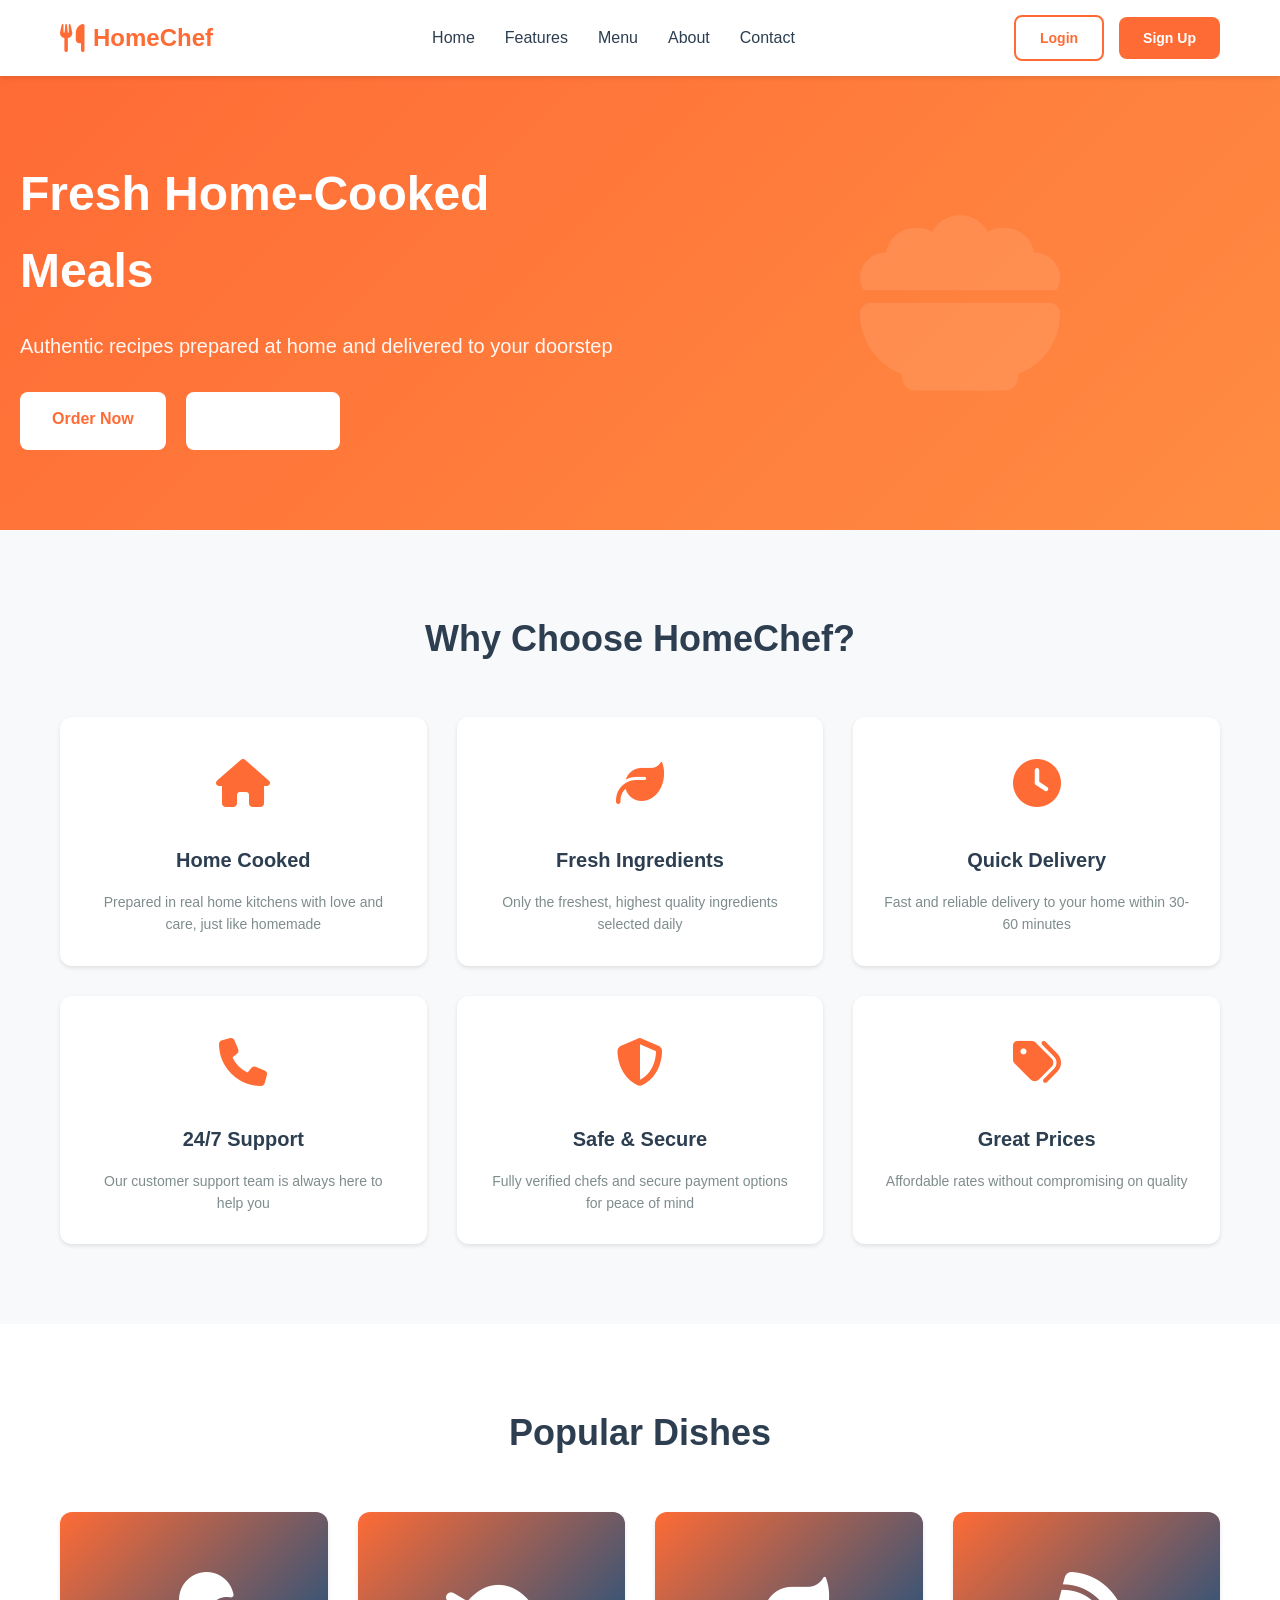
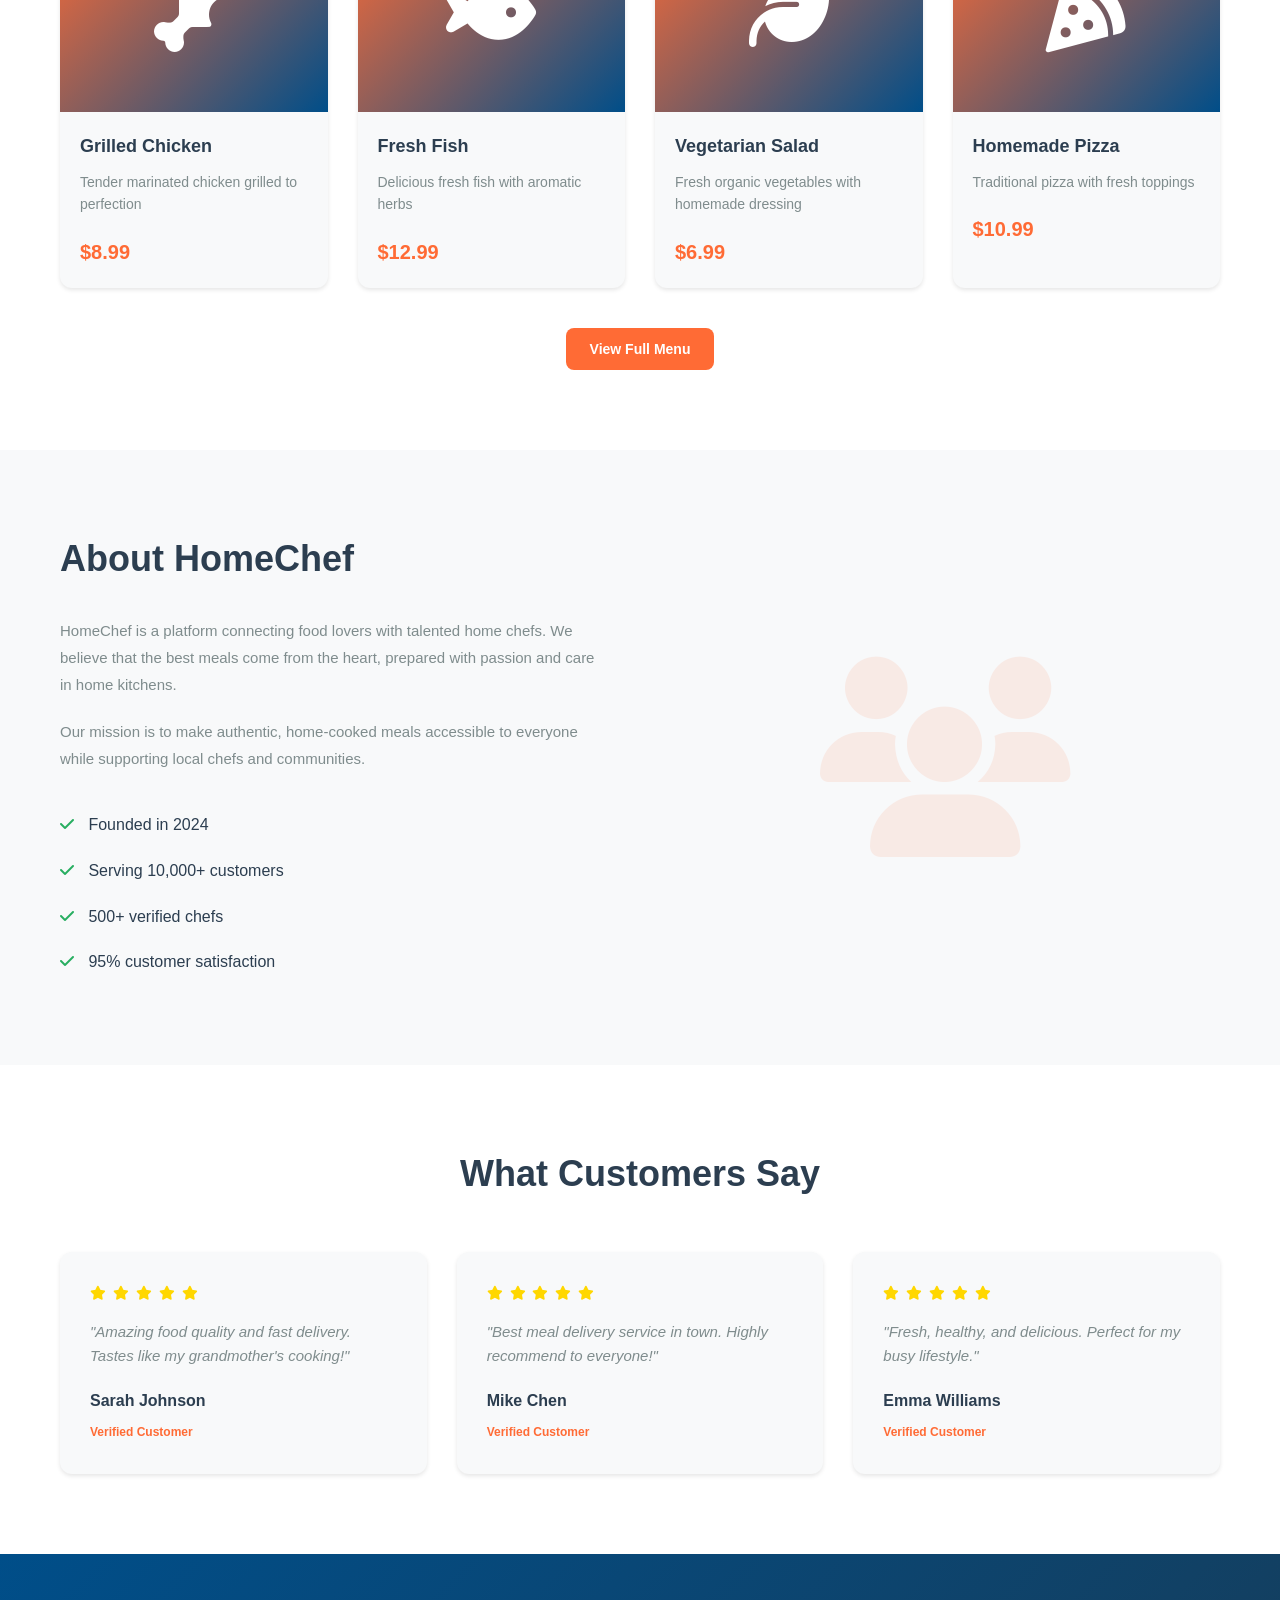
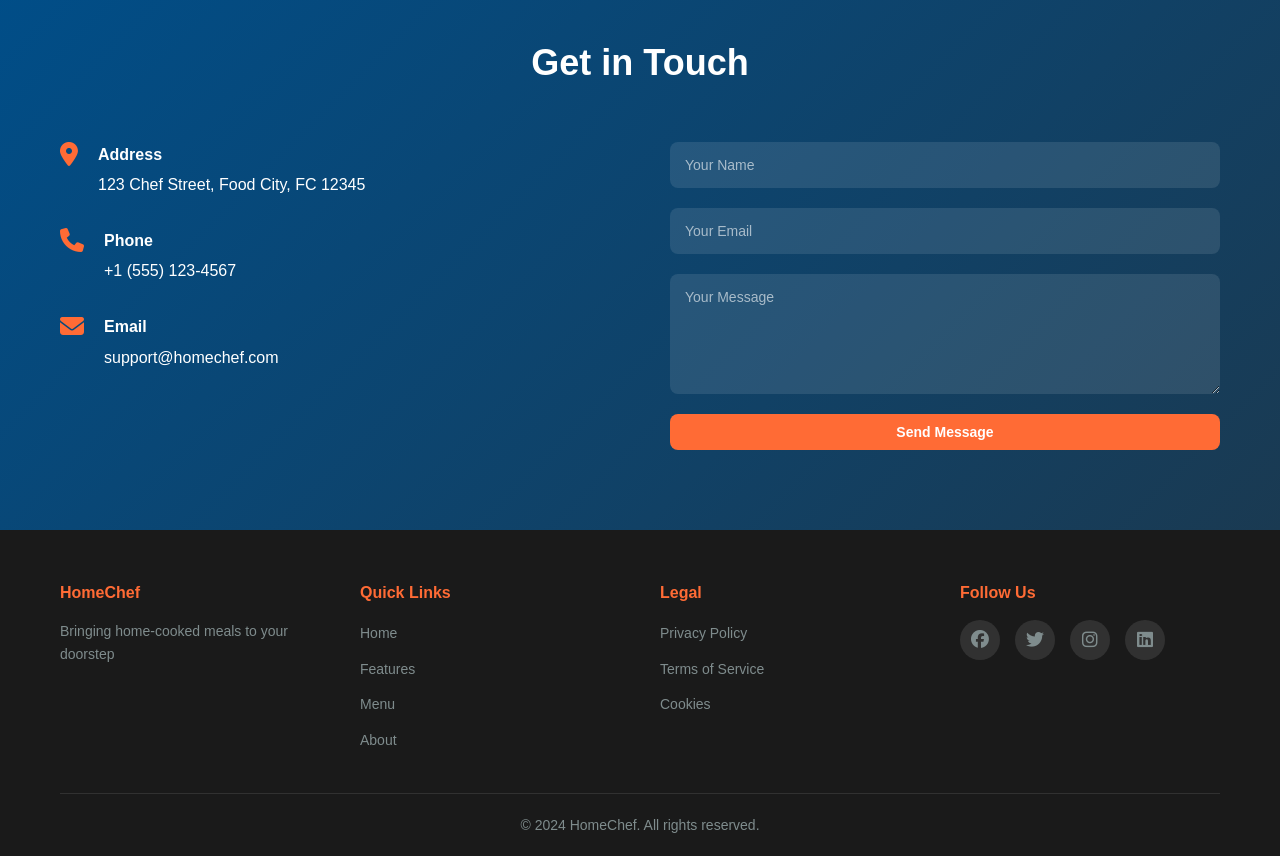
<file: HomeChef.UI/index.html>
<!DOCTYPE html>
<html lang="en">
<head>
    <meta charset="UTF-8">
    <meta name="viewport" content="width=device-width, initial-scale=1.0">
    <title>HomeChef - Cook at Home, Delivered Fresh</title>
    <link rel="stylesheet" href="styles.css">
    <link rel="stylesheet" href="https://cdnjs.cloudflare.com/ajax/libs/font-awesome/6.4.0/css/all.min.css">
</head>
<body>
    <!-- Navigation Bar -->
    <nav class="navbar">
        <div class="container">
            <div class="nav-wrapper">
                <div class="logo">
                    <i class="fas fa-utensils"></i>
                    <span>HomeChef</span>
                </div>
                <ul class="nav-menu">
                    <li><a href="#home">Home</a></li>
                    <li><a href="#features">Features</a></li>
                    <li><a href="#menu">Menu</a></li>
                    <li><a href="#about">About</a></li>
                    <li><a href="#contact">Contact</a></li>
                </ul>
                <div class="nav-actions">
                    <a href="login.html" class="btn-secondary">Login</a>
                    <a href="register.html" class="btn-primary">Sign Up</a>
                </div>
                <div class="hamburger">
                    <span></span>
                    <span></span>
                    <span></span>
                </div>
            </div>
        </div>
    </nav>

    <!-- Hero Section -->
    <section id="home" class="hero">
        <div class="hero-content">
            <h1>Fresh Home-Cooked Meals</h1>
            <p>Authentic recipes prepared at home and delivered to your doorstep</p>
            <div class="hero-buttons">
                <a href="register.html" class="btn-primary btn-large">Order Now</a>
                <a href="#features" class="btn-secondary btn-large">Learn More</a>
            </div>
        </div>
        <div class="hero-image">
            <i class="fas fa-bowl-food"></i>
        </div>
    </section>

    <!-- Features Section -->
    <section id="features" class="features">
        <div class="container">
            <h2>Why Choose HomeChef?</h2>
            <div class="features-grid">
                <div class="feature-card">
                    <div class="feature-icon">
                        <i class="fas fa-home"></i>
                    </div>
                    <h3>Home Cooked</h3>
                    <p>Prepared in real home kitchens with love and care, just like homemade</p>
                </div>

                <div class="feature-card">
                    <div class="feature-icon">
                        <i class="fas fa-leaf"></i>
                    </div>
                    <h3>Fresh Ingredients</h3>
                    <p>Only the freshest, highest quality ingredients selected daily</p>
                </div>

                <div class="feature-card">
                    <div class="feature-icon">
                        <i class="fas fa-clock"></i>
                    </div>
                    <h3>Quick Delivery</h3>
                    <p>Fast and reliable delivery to your home within 30-60 minutes</p>
                </div>

                <div class="feature-card">
                    <div class="feature-icon">
                        <i class="fas fa-phone"></i>
                    </div>
                    <h3>24/7 Support</h3>
                    <p>Our customer support team is always here to help you</p>
                </div>

                <div class="feature-card">
                    <div class="feature-icon">
                        <i class="fas fa-shield-alt"></i>
                    </div>
                    <h3>Safe & Secure</h3>
                    <p>Fully verified chefs and secure payment options for peace of mind</p>
                </div>

                <div class="feature-card">
                    <div class="feature-icon">
                        <i class="fas fa-tags"></i>
                    </div>
                    <h3>Great Prices</h3>
                    <p>Affordable rates without compromising on quality</p>
                </div>
            </div>
        </div>
    </section>

    <!-- Menu Preview Section -->
    <section id="menu" class="menu-preview">
        <div class="container">
            <h2>Popular Dishes</h2>
            <div class="menu-grid">
                <div class="menu-card">
                    <div class="menu-image">
                        <i class="fas fa-drumstick-bite"></i>
                    </div>
                    <h3>Grilled Chicken</h3>
                    <p>Tender marinated chicken grilled to perfection</p>
                    <span class="price">$8.99</span>
                </div>

                <div class="menu-card">
                    <div class="menu-image">
                        <i class="fas fa-fish"></i>
                    </div>
                    <h3>Fresh Fish</h3>
                    <p>Delicious fresh fish with aromatic herbs</p>
                    <span class="price">$12.99</span>
                </div>

                <div class="menu-card">
                    <div class="menu-image">
                        <i class="fas fa-leaf"></i>
                    </div>
                    <h3>Vegetarian Salad</h3>
                    <p>Fresh organic vegetables with homemade dressing</p>
                    <span class="price">$6.99</span>
                </div>

                <div class="menu-card">
                    <div class="menu-image">
                        <i class="fas fa-pizza-slice"></i>
                    </div>
                    <h3>Homemade Pizza</h3>
                    <p>Traditional pizza with fresh toppings</p>
                    <span class="price">$10.99</span>
                </div>
            </div>
            <div class="menu-footer">
                <a href="menu.html" class="btn-primary">View Full Menu</a>
            </div>
        </div>
    </section>

    <!-- About Section -->
    <section id="about" class="about">
        <div class="container">
            <div class="about-content">
                <div class="about-text">
                    <h2>About HomeChef</h2>
                    <p>HomeChef is a platform connecting food lovers with talented home chefs. We believe that the best meals come from the heart, prepared with passion and care in home kitchens.</p>
                    <p>Our mission is to make authentic, home-cooked meals accessible to everyone while supporting local chefs and communities.</p>
                    <ul class="about-list">
                        <li><i class="fas fa-check"></i> Founded in 2024</li>
                        <li><i class="fas fa-check"></i> Serving 10,000+ customers</li>
                        <li><i class="fas fa-check"></i> 500+ verified chefs</li>
                        <li><i class="fas fa-check"></i> 95% customer satisfaction</li>
                    </ul>
                </div>
                <div class="about-image">
                    <i class="fas fa-users"></i>
                </div>
            </div>
        </div>
    </section>

    <!-- Testimonials Section -->
    <section class="testimonials">
        <div class="container">
            <h2>What Customers Say</h2>
            <div class="testimonials-grid">
                <div class="testimonial-card">
                    <div class="stars">
                        <i class="fas fa-star"></i>
                        <i class="fas fa-star"></i>
                        <i class="fas fa-star"></i>
                        <i class="fas fa-star"></i>
                        <i class="fas fa-star"></i>
                    </div>
                    <p>"Amazing food quality and fast delivery. Tastes like my grandmother's cooking!"</p>
                    <div class="testimonial-author">
                        <strong>Sarah Johnson</strong>
                        <span>Verified Customer</span>
                    </div>
                </div>

                <div class="testimonial-card">
                    <div class="stars">
                        <i class="fas fa-star"></i>
                        <i class="fas fa-star"></i>
                        <i class="fas fa-star"></i>
                        <i class="fas fa-star"></i>
                        <i class="fas fa-star"></i>
                    </div>
                    <p>"Best meal delivery service in town. Highly recommend to everyone!"</p>
                    <div class="testimonial-author">
                        <strong>Mike Chen</strong>
                        <span>Verified Customer</span>
                    </div>
                </div>

                <div class="testimonial-card">
                    <div class="stars">
                        <i class="fas fa-star"></i>
                        <i class="fas fa-star"></i>
                        <i class="fas fa-star"></i>
                        <i class="fas fa-star"></i>
                        <i class="fas fa-star"></i>
                    </div>
                    <p>"Fresh, healthy, and delicious. Perfect for my busy lifestyle."</p>
                    <div class="testimonial-author">
                        <strong>Emma Williams</strong>
                        <span>Verified Customer</span>
                    </div>
                </div>
            </div>
        </div>
    </section>

    <!-- Contact Section -->
    <section id="contact" class="contact">
        <div class="container">
            <h2>Get in Touch</h2>
            <div class="contact-content">
                <div class="contact-info">
                    <div class="contact-item">
                        <i class="fas fa-map-marker-alt"></i>
                        <div>
                            <h4>Address</h4>
                            <p>123 Chef Street, Food City, FC 12345</p>
                        </div>
                    </div>
                    <div class="contact-item">
                        <i class="fas fa-phone"></i>
                        <div>
                            <h4>Phone</h4>
                            <p>+1 (555) 123-4567</p>
                        </div>
                    </div>
                    <div class="contact-item">
                        <i class="fas fa-envelope"></i>
                        <div>
                            <h4>Email</h4>
                            <p>support@homechef.com</p>
                        </div>
                    </div>
                </div>

                <form class="contact-form" id="contactForm">
                    <input type="text" placeholder="Your Name" required>
                    <input type="email" placeholder="Your Email" required>
                    <textarea placeholder="Your Message" rows="5" required></textarea>
                    <button type="submit" class="btn-primary">Send Message</button>
                </form>
            </div>
        </div>
    </section>

    <!-- Footer -->
    <footer class="footer">
        <div class="container">
            <div class="footer-content">
                <div class="footer-section">
                    <h4>HomeChef</h4>
                    <p>Bringing home-cooked meals to your doorstep</p>
                </div>
                <div class="footer-section">
                    <h4>Quick Links</h4>
                    <ul>
                        <li><a href="#home">Home</a></li>
                        <li><a href="#features">Features</a></li>
                        <li><a href="#menu">Menu</a></li>
                        <li><a href="#about">About</a></li>
                    </ul>
                </div>
                <div class="footer-section">
                    <h4>Legal</h4>
                    <ul>
                        <li><a href="#">Privacy Policy</a></li>
                        <li><a href="#">Terms of Service</a></li>
                        <li><a href="#">Cookies</a></li>
                    </ul>
                </div>
                <div class="footer-section">
                    <h4>Follow Us</h4>
                    <div class="social-links">
                        <a href="#"><i class="fab fa-facebook"></i></a>
                        <a href="#"><i class="fab fa-twitter"></i></a>
                        <a href="#"><i class="fab fa-instagram"></i></a>
                        <a href="#"><i class="fab fa-linkedin"></i></a>
                    </div>
                </div>
            </div>
            <div class="footer-bottom">
                <p>&copy; 2024 HomeChef. All rights reserved.</p>
            </div>
        </div>
    </footer>

    <script src="script.js"></script>
</body>
</html>
</file>
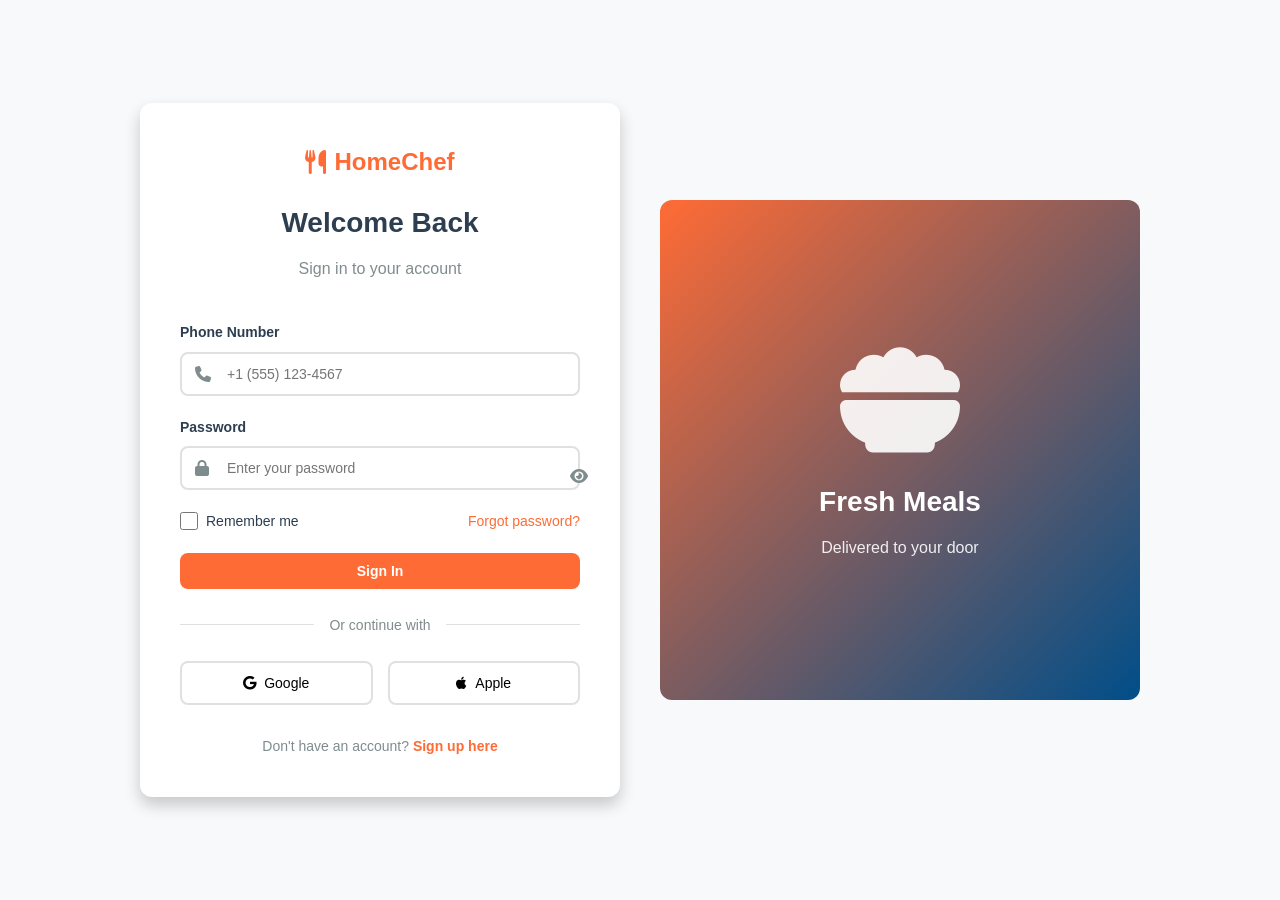
<file: HomeChef.UI/login.html>
<!DOCTYPE html>
<html lang="en">
<head>
    <meta charset="UTF-8">
    <meta name="viewport" content="width=device-width, initial-scale=1.0">
    <title>Login - HomeChef</title>
    <link rel="stylesheet" href="styles.css">
    <link rel="stylesheet" href="https://cdnjs.cloudflare.com/ajax/libs/font-awesome/6.4.0/css/all.min.css">
</head>
<body class="auth-page">
    <div class="auth-container">
        <div class="auth-card">
            <div class="auth-header">
                <a href="index.html" class="logo-link">
                    <i class="fas fa-utensils"></i>
                    <span>HomeChef</span>
                </a>
                <h1>Welcome Back</h1>
                <p>Sign in to your account</p>
            </div>

            <form class="auth-form" id="loginForm">
                <div class="form-group">
                    <label for="phone">Phone Number</label>
                    <div class="input-wrapper">
                        <i class="fas fa-phone"></i>
                        <input 
                            type="tel" 
                            id="phone" 
                            name="phone"
                            placeholder="+1 (555) 123-4567"
                            required
                        >
                    </div>
                    <small class="error-message" id="phoneError"></small>
                </div>

                <div class="form-group">
                    <label for="password">Password</label>
                    <div class="input-wrapper">
                        <i class="fas fa-lock"></i>
                        <input 
                            type="password" 
                            id="password" 
                            name="password"
                            placeholder="Enter your password"
                            required
                        >
                        <button type="button" class="toggle-password" id="togglePassword">
                            <i class="fas fa-eye"></i>
                        </button>
                    </div>
                    <small class="error-message" id="passwordError"></small>
                </div>

                <div class="form-options">
                    <label class="checkbox">
                        <input type="checkbox" name="remember">
                        <span>Remember me</span>
                    </label>
                    <a href="forgot-password.html" class="link">Forgot password?</a>
                </div>

                <button type="submit" class="btn-primary btn-block" id="loginBtn">
                    <span class="btn-text">Sign In</span>
                    <span class="btn-loader hidden">
                        <i class="fas fa-spinner fa-spin"></i>
                    </span>
                </button>

                <div class="form-divider">
                    <span>Or continue with</span>
                </div>

                <div class="social-login">
                    <button type="button" class="social-btn google-btn">
                        <i class="fab fa-google"></i>
                        <span>Google</span>
                    </button>
                    <button type="button" class="social-btn apple-btn">
                        <i class="fab fa-apple"></i>
                        <span>Apple</span>
                    </button>
                </div>

                <div class="alert alert-info hidden" id="loginMessage"></div>
            </form>

            <div class="auth-footer">
                <p>Don't have an account? <a href="register.html">Sign up here</a></p>
            </div>
        </div>

        <div class="auth-image">
            <div class="image-content">
                <i class="fas fa-bowl-food"></i>
                <h2>Fresh Meals</h2>
                <p>Delivered to your door</p>
            </div>
        </div>
    </div>

    <script src="auth.js"></script>
    <script src="script.js"></script>
</body>
</html>
</file>
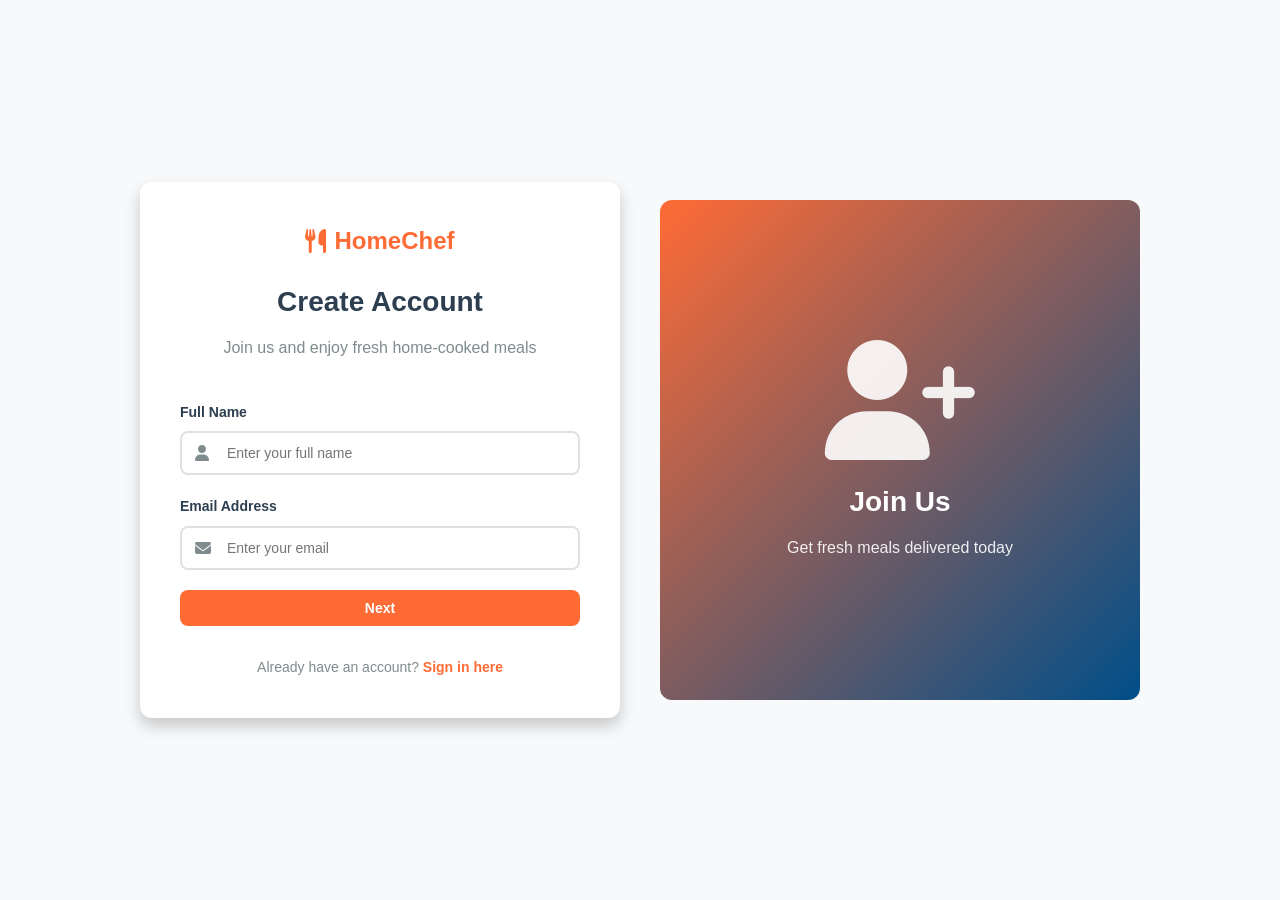
<file: HomeChef.UI/register.html>
<!DOCTYPE html>
<html lang="en">
<head>
    <meta charset="UTF-8">
    <meta name="viewport" content="width=device-width, initial-scale=1.0">
    <title>Sign Up - HomeChef</title>
    <link rel="stylesheet" href="styles.css">
    <link rel="stylesheet" href="https://cdnjs.cloudflare.com/ajax/libs/font-awesome/6.4.0/css/all.min.css">
</head>
<body class="auth-page">
    <div class="auth-container">
        <div class="auth-card">
            <div class="auth-header">
                <a href="index.html" class="logo-link">
                    <i class="fas fa-utensils"></i>
                    <span>HomeChef</span>
                </a>
                <h1>Create Account</h1>
                <p>Join us and enjoy fresh home-cooked meals</p>
            </div>

            <form class="auth-form" id="registerForm">
                <!-- Step 1: Basic Info -->
                <div class="form-step" id="step1" style="display: block;">
                    <div class="form-group">
                        <label for="fullname">Full Name</label>
                        <div class="input-wrapper">
                            <i class="fas fa-user"></i>
                            <input 
                                type="text" 
                                id="fullname" 
                                name="fullname"
                                placeholder="Enter your full name"
                                required
                            >
                        </div>
                        <small class="error-message" id="fullnameError"></small>
                    </div>

                    <div class="form-group">
                        <label for="email">Email Address</label>
                        <div class="input-wrapper">
                            <i class="fas fa-envelope"></i>
                            <input 
                                type="email" 
                                id="email" 
                                name="email"
                                placeholder="Enter your email"
                                required
                            >
                        </div>
                        <small class="error-message" id="emailError"></small>
                    </div>

                    <button type="button" class="btn-primary btn-block next-step" data-step="2">
                        Next
                    </button>
                </div>

                <!-- Step 2: Phone & Password -->
                <div class="form-step" id="step2" style="display: none;">
                    <div class="form-group">
                        <label for="phone">Phone Number</label>
                        <div class="input-wrapper">
                            <i class="fas fa-phone"></i>
                            <input 
                                type="tel" 
                                id="phone" 
                                name="phone"
                                placeholder="+1 (555) 123-4567"
                                required
                            >
                        </div>
                        <small class="error-message" id="phoneError"></small>
                        <small class="info-text">This will be your login identifier</small>
                    </div>

                    <div class="form-group">
                        <label for="password">Password</label>
                        <div class="input-wrapper">
                            <i class="fas fa-lock"></i>
                            <input 
                                type="password" 
                                id="password" 
                                name="password"
                                placeholder="At least 8 characters"
                                required
                            >
                            <button type="button" class="toggle-password" id="togglePassword1">
                                <i class="fas fa-eye"></i>
                            </button>
                        </div>
                        <small class="error-message" id="passwordError"></small>
                        <div class="password-requirements">
                            <p>Password must contain:</p>
                            <ul>
                                <li><span class="req" id="req-length">✓</span> At least 8 characters</li>
                                <li><span class="req" id="req-upper">✓</span> One uppercase letter</li>
                                <li><span class="req" id="req-digit">✓</span> One number</li>
                                <li><span class="req" id="req-special">✓</span> One special character</li>
                            </ul>
                        </div>
                    </div>

                    <div class="form-group">
                        <label for="confirmPassword">Confirm Password</label>
                        <div class="input-wrapper">
                            <i class="fas fa-lock"></i>
                            <input 
                                type="password" 
                                id="confirmPassword" 
                                name="confirmPassword"
                                placeholder="Confirm your password"
                                required
                            >
                            <button type="button" class="toggle-password" id="togglePassword2">
                                <i class="fas fa-eye"></i>
                            </button>
                        </div>
                        <small class="error-message" id="confirmPasswordError"></small>
                    </div>

                    <div class="form-buttons">
                        <button type="button" class="btn-secondary btn-block prev-step" data-step="1">
                            Back
                        </button>
                        <button type="button" class="btn-primary btn-block next-step" data-step="3">
                            Next
                        </button>
                    </div>
                </div>

                <!-- Step 3: Terms & Conditions -->
                <div class="form-step" id="step3" style="display: none;">
                    <div class="terms-content">
                        <h3>Terms & Conditions</h3>
                        <div class="terms-box">
                            <p>By creating an account, you agree to our Terms of Service and Privacy Policy.</p>
                            <ul>
                                <li>You must be 18 years or older</li>
                                <li>You agree to receive order updates via SMS and email</li>
                                <li>You will provide accurate personal information</li>
                                <li>You agree to comply with all applicable laws</li>
                            </ul>
                        </div>
                    </div>

                    <div class="form-group">
                        <label class="checkbox">
                            <input type="checkbox" name="terms" required>
                            <span>I agree to the Terms & Conditions</span>
                        </label>
                        <small class="error-message" id="termsError"></small>
                    </div>

                    <div class="form-group">
                        <label class="checkbox">
                            <input type="checkbox" name="marketing">
                            <span>Send me special offers and updates</span>
                        </label>
                    </div>

                    <div class="form-buttons">
                        <button type="button" class="btn-secondary btn-block prev-step" data-step="2">
                            Back
                        </button>
                        <button type="submit" class="btn-primary btn-block" id="registerBtn">
                            <span class="btn-text">Create Account</span>
                            <span class="btn-loader hidden">
                                <i class="fas fa-spinner fa-spin"></i>
                            </span>
                        </button>
                    </div>
                </div>

                <div class="alert alert-info hidden" id="registerMessage"></div>
            </form>

            <div class="auth-footer">
                <p>Already have an account? <a href="login.html">Sign in here</a></p>
            </div>
        </div>

        <div class="auth-image">
            <div class="image-content">
                <i class="fas fa-user-plus"></i>
                <h2>Join Us</h2>
                <p>Get fresh meals delivered today</p>
            </div>
        </div>
    </div>

    <script src="auth.js"></script>
    <script src="script.js"></script>
</body>
</html>
</file>
<file: HomeChef.UI/styles.css>
/* ============================================
   CSS VARIABLES & ROOT STYLES
   ============================================ */

:root {
    --primary-color: #FF6B35;
    --secondary-color: #004E89;
    --success-color: #27AE60;
    --danger-color: #E74C3C;
    --warning-color: #F39C12;
    --info-color: #3498DB;
    --light-bg: #F8F9FA;
    --dark-bg: #1A1A1A;
    --text-dark: #2C3E50;
    --text-light: #7F8C8D;
    --border-color: #E0E0E0;
    --shadow-sm: 0 2px 4px rgba(0, 0, 0, 0.1);
    --shadow-md: 0 4px 8px rgba(0, 0, 0, 0.15);
    --shadow-lg: 0 8px 16px rgba(0, 0, 0, 0.2);
    --transition: all 0.3s ease;
}

/* ============================================
   GLOBAL STYLES
   ============================================ */

* {
    margin: 0;
    padding: 0;
    box-sizing: border-box;
}

html {
    scroll-behavior: smooth;
    font-size: 16px;
}

body {
    font-family: 'Segoe UI', Tahoma, Geneva, Verdana, sans-serif;
    color: var(--text-dark);
    background-color: #FFFFFF;
    line-height: 1.6;
}

.container {
    max-width: 1200px;
    margin: 0 auto;
    padding: 0 20px;
}

/* ============================================
   BUTTONS & LINKS
   ============================================ */

.btn-primary,
.btn-secondary {
    padding: 10px 24px;
    border: none;
    border-radius: 8px;
    font-size: 14px;
    font-weight: 600;
    cursor: pointer;
    transition: var(--transition);
    text-decoration: none;
    display: inline-block;
    text-align: center;
}

.btn-primary {
    background-color: var(--primary-color);
    color: white;
}

.btn-primary:hover {
    background-color: #E55A1F;
    transform: translateY(-2px);
    box-shadow: var(--shadow-md);
}

.btn-secondary {
    background-color: transparent;
    color: var(--primary-color);
    border: 2px solid var(--primary-color);
}

.btn-secondary:hover {
    background-color: var(--primary-color);
    color: white;
}

.btn-large {
    padding: 14px 32px;
    font-size: 16px;
}

.btn-block {
    width: 100%;
    display: block;
}

.btn-loader {
    margin-left: 8px;
}

.btn-loader.hidden {
    display: none;
}

/* ============================================
   NAVIGATION BAR
   ============================================ */

.navbar {
    background-color: white;
    box-shadow: var(--shadow-sm);
    position: sticky;
    top: 0;
    z-index: 100;
}

.navbar .container {
    padding: 0 20px;
}

.nav-wrapper {
    display: flex;
    justify-content: space-between;
    align-items: center;
    padding: 15px 0;
}

.logo {
    display: flex;
    align-items: center;
    gap: 8px;
    font-size: 24px;
    font-weight: bold;
    color: var(--primary-color);
    text-decoration: none;
}

.logo i {
    font-size: 28px;
}

.nav-menu {
    display: flex;
    list-style: none;
    gap: 30px;
}

.nav-menu a {
    color: var(--text-dark);
    text-decoration: none;
    font-weight: 500;
    transition: var(--transition);
}

.nav-menu a:hover {
    color: var(--primary-color);
}

.nav-actions {
    display: flex;
    gap: 15px;
    align-items: center;
}

.hamburger {
    display: none;
    flex-direction: column;
    cursor: pointer;
}

.hamburger span {
    width: 25px;
    height: 3px;
    background-color: var(--text-dark);
    margin: 5px 0;
    transition: var(--transition);
    border-radius: 2px;
}

/* ============================================
   HERO SECTION
   ============================================ */

.hero {
    display: flex;
    align-items: center;
    justify-content: space-between;
    padding: 80px 20px;
    background: linear-gradient(135deg, #FF6B35 0%, #FF8C42 100%);
    color: white;
    gap: 40px;
}

.hero-content {
    flex: 1;
}

.hero h1 {
    font-size: 48px;
    margin-bottom: 20px;
    font-weight: 700;
}

.hero p {
    font-size: 20px;
    margin-bottom: 30px;
    opacity: 0.95;
}

.hero-buttons {
    display: flex;
    gap: 20px;
    flex-wrap: wrap;
}

.hero-buttons .btn-primary,
.hero-buttons .btn-secondary {
    background-color: white;
    color: var(--primary-color);
    border: none;
}

.hero-buttons .btn-secondary {
    border: 2px solid white;
    color: white;
}

.hero-image {
    flex: 1;
    text-align: center;
    font-size: 200px;
    color: rgba(255, 255, 255, 0.1);
    display: flex;
    align-items: center;
    justify-content: center;
}

/* ============================================
   FEATURES SECTION
   ============================================ */

.features {
    padding: 80px 20px;
    background-color: var(--light-bg);
}

.features h2,
.menu-preview h2,
.about h2,
.testimonials h2,
.contact h2 {
    font-size: 36px;
    text-align: center;
    margin-bottom: 50px;
    color: var(--text-dark);
}

.features-grid {
    display: grid;
    grid-template-columns: repeat(auto-fit, minmax(300px, 1fr));
    gap: 30px;
}

.feature-card {
    background-color: white;
    padding: 30px;
    border-radius: 12px;
    text-align: center;
    box-shadow: var(--shadow-sm);
    transition: var(--transition);
}

.feature-card:hover {
    transform: translateY(-10px);
    box-shadow: var(--shadow-lg);
}

.feature-icon {
    font-size: 48px;
    color: var(--primary-color);
    margin-bottom: 20px;
}

.feature-card h3 {
    font-size: 20px;
    margin-bottom: 15px;
    color: var(--text-dark);
}

.feature-card p {
    color: var(--text-light);
    font-size: 14px;
    line-height: 1.6;
}

/* ============================================
   MENU PREVIEW SECTION
   ============================================ */

.menu-preview {
    padding: 80px 20px;
    background-color: white;
}

.menu-grid {
    display: grid;
    grid-template-columns: repeat(auto-fit, minmax(250px, 1fr));
    gap: 30px;
    margin-bottom: 40px;
}

.menu-card {
    background-color: var(--light-bg);
    border-radius: 12px;
    overflow: hidden;
    transition: var(--transition);
    box-shadow: var(--shadow-sm);
}

.menu-card:hover {
    transform: translateY(-8px);
    box-shadow: var(--shadow-md);
}

.menu-image {
    background: linear-gradient(135deg, var(--primary-color), var(--secondary-color));
    color: white;
    height: 200px;
    display: flex;
    align-items: center;
    justify-content: center;
    font-size: 80px;
}

.menu-card h3 {
    padding: 20px 20px 10px;
    font-size: 18px;
    color: var(--text-dark);
}

.menu-card p {
    padding: 0 20px;
    color: var(--text-light);
    font-size: 14px;
}

.price {
    display: block;
    padding: 20px;
    font-size: 20px;
    font-weight: 700;
    color: var(--primary-color);
}

.menu-footer {
    text-align: center;
}

/* ============================================
   ABOUT SECTION
   ============================================ */

.about {
    padding: 80px 20px;
    background-color: var(--light-bg);
}

.about-content {
    display: flex;
    gap: 60px;
    align-items: center;
}

.about-text {
    flex: 1;
}

.about h2 {
    text-align: left;
    margin-bottom: 30px;
}

.about-text p {
    color: var(--text-light);
    margin-bottom: 20px;
    font-size: 15px;
    line-height: 1.8;
}

.about-list {
    list-style: none;
    margin-top: 30px;
}

.about-list li {
    padding: 10px 0;
    color: var(--text-dark);
    font-weight: 500;
}

.about-list i {
    color: var(--success-color);
    margin-right: 10px;
}

.about-image {
    flex: 1;
    text-align: center;
    font-size: 200px;
    color: var(--primary-color);
    opacity: 0.1;
    display: flex;
    align-items: center;
    justify-content: center;
}

/* ============================================
   TESTIMONIALS SECTION
   ============================================ */

.testimonials {
    padding: 80px 20px;
    background-color: white;
}

.testimonials-grid {
    display: grid;
    grid-template-columns: repeat(auto-fit, minmax(300px, 1fr));
    gap: 30px;
}

.testimonial-card {
    background-color: var(--light-bg);
    padding: 30px;
    border-radius: 12px;
    box-shadow: var(--shadow-sm);
    transition: var(--transition);
}

.testimonial-card:hover {
    box-shadow: var(--shadow-md);
    transform: translateY(-5px);
}

.stars {
    color: #FFD700;
    margin-bottom: 15px;
    font-size: 14px;
}

.stars i {
    margin-right: 3px;
}

.testimonial-card p {
    color: var(--text-light);
    font-size: 15px;
    margin-bottom: 20px;
    font-style: italic;
}

.testimonial-author strong {
    display: block;
    color: var(--text-dark);
    margin-bottom: 5px;
}

.testimonial-author span {
    color: var(--primary-color);
    font-size: 12px;
    font-weight: 600;
}

/* ============================================
   CONTACT SECTION
   ============================================ */

.contact {
    padding: 80px 20px;
    background: linear-gradient(135deg, var(--secondary-color), #1A3A52);
    color: white;
}

.contact h2 {
    color: white;
}

.contact-content {
    display: grid;
    grid-template-columns: 1fr 1fr;
    gap: 60px;
    margin-top: 40px;
}

.contact-info {
    display: flex;
    flex-direction: column;
    gap: 30px;
}

.contact-item {
    display: flex;
    gap: 20px;
}

.contact-item i {
    font-size: 24px;
    color: var(--primary-color);
    flex-shrink: 0;
}

.contact-item h4 {
    margin-bottom: 5px;
}

.contact-form {
    display: flex;
    flex-direction: column;
    gap: 20px;
}

.contact-form input,
.contact-form textarea {
    padding: 15px;
    border: none;
    border-radius: 8px;
    font-family: inherit;
    font-size: 14px;
    background-color: rgba(255, 255, 255, 0.1);
    color: white;
}

.contact-form input::placeholder,
.contact-form textarea::placeholder {
    color: rgba(255, 255, 255, 0.6);
}

.contact-form textarea {
    resize: vertical;
    min-height: 120px;
}

/* ============================================
   FOOTER
   ============================================ */

.footer {
    background-color: var(--dark-bg);
    color: white;
    padding: 50px 20px 20px;
}

.footer-content {
    display: grid;
    grid-template-columns: repeat(auto-fit, minmax(250px, 1fr));
    gap: 40px;
    margin-bottom: 30px;
}

.footer-section h4 {
    margin-bottom: 15px;
    color: var(--primary-color);
}

.footer-section p {
    color: var(--text-light);
    font-size: 14px;
}

.footer-section ul {
    list-style: none;
}

.footer-section ul li {
    margin-bottom: 10px;
}

.footer-section a {
    color: var(--text-light);
    text-decoration: none;
    transition: var(--transition);
    font-size: 14px;
}

.footer-section a:hover {
    color: var(--primary-color);
}

.social-links {
    display: flex;
    gap: 15px;
}

.social-links a {
    width: 40px;
    height: 40px;
    display: flex;
    align-items: center;
    justify-content: center;
    background-color: rgba(255, 255, 255, 0.1);
    border-radius: 50%;
    font-size: 18px;
}

.social-links a:hover {
    background-color: var(--primary-color);
}

.footer-bottom {
    border-top: 1px solid rgba(255, 255, 255, 0.1);
    padding-top: 20px;
    text-align: center;
    color: var(--text-light);
    font-size: 14px;
}

/* ============================================
   AUTHENTICATION PAGES
   ============================================ */

.auth-page {
    background-color: var(--light-bg);
    display: flex;
    align-items: center;
    justify-content: center;
    min-height: 100vh;
    padding: 20px;
}

.auth-container {
    display: grid;
    grid-template-columns: 1fr 1fr;
    gap: 40px;
    max-width: 1000px;
    width: 100%;
    align-items: center;
}

.auth-card {
    background-color: white;
    padding: 40px;
    border-radius: 12px;
    box-shadow: var(--shadow-lg);
}

.auth-header {
    text-align: center;
    margin-bottom: 40px;
}

.logo-link {
    display: inline-flex;
    align-items: center;
    gap: 8px;
    font-size: 24px;
    font-weight: bold;
    color: var(--primary-color);
    text-decoration: none;
    margin-bottom: 20px;
}

.auth-header h1 {
    font-size: 28px;
    margin-bottom: 10px;
    color: var(--text-dark);
}

.auth-header p {
    color: var(--text-light);
}

/* ============================================
   FORM STYLES
   ============================================ */

.form-group {
    margin-bottom: 20px;
}

.form-group label {
    display: block;
    margin-bottom: 8px;
    font-weight: 600;
    color: var(--text-dark);
    font-size: 14px;
}

.input-wrapper {
    position: relative;
    display: flex;
    align-items: center;
}

.input-wrapper i {
    position: absolute;
    left: 15px;
    color: var(--text-light);
    pointer-events: none;
}

.input-wrapper input {
    width: 100%;
    padding: 12px 15px 12px 45px;
    border: 2px solid var(--border-color);
    border-radius: 8px;
    font-size: 14px;
    transition: var(--transition);
}

.input-wrapper input:focus {
    outline: none;
    border-color: var(--primary-color);
    box-shadow: 0 0 0 3px rgba(255, 107, 53, 0.1);
}

.toggle-password {
    position: absolute;
    right: 15px;
    background: none;
    border: none;
    cursor: pointer;
    color: var(--text-light);
    font-size: 16px;
    padding: 5px;
}

.toggle-password:hover {
    color: var(--primary-color);
}

.error-message {
    color: var(--danger-color);
    font-size: 12px;
    display: block;
    margin-top: 5px;
}

.info-text {
    color: var(--text-light);
    font-size: 12px;
    display: block;
    margin-top: 5px;
}

.checkbox {
    display: flex;
    align-items: center;
    gap: 8px;
    cursor: pointer;
    font-weight: 400;
    color: var(--text-dark);
}

.checkbox input {
    width: 18px;
    height: 18px;
    cursor: pointer;
}

.form-options {
    display: flex;
    justify-content: space-between;
    align-items: center;
    margin-bottom: 20px;
    font-size: 14px;
}

.link {
    color: var(--primary-color);
    text-decoration: none;
}

.link:hover {
    text-decoration: underline;
}

.form-divider {
    display: flex;
    align-items: center;
    gap: 15px;
    margin: 25px 0;
    color: var(--text-light);
    font-size: 14px;
}

.form-divider::before,
.form-divider::after {
    content: '';
    flex: 1;
    height: 1px;
    background-color: var(--border-color);
}

.social-login {
    display: grid;
    grid-template-columns: 1fr 1fr;
    gap: 15px;
}

.social-btn {
    padding: 12px 15px;
    border: 2px solid var(--border-color);
    background-color: white;
    border-radius: 8px;
    cursor: pointer;
    display: flex;
    align-items: center;
    justify-content: center;
    gap: 8px;
    font-weight: 500;
    transition: var(--transition);
    font-size: 14px;
}

.social-btn:hover {
    border-color: var(--primary-color);
    color: var(--primary-color);
}

.google-btn:hover {
    background-color: rgba(66, 133, 244, 0.05);
}

.apple-btn:hover {
    background-color: rgba(0, 0, 0, 0.05);
}

.alert {
    padding: 15px;
    border-radius: 8px;
    margin-top: 20px;
    font-size: 14px;
}

.alert.alert-info {
    background-color: rgba(52, 152, 219, 0.1);
    color: var(--info-color);
    border: 1px solid var(--info-color);
}

.alert.alert-success {
    background-color: rgba(39, 174, 96, 0.1);
    color: var(--success-color);
    border: 1px solid var(--success-color);
}

.alert.alert-danger {
    background-color: rgba(231, 76, 60, 0.1);
    color: var(--danger-color);
    border: 1px solid var(--danger-color);
}

.alert.hidden {
    display: none;
}

.form-step {
    animation: fadeIn 0.3s ease;
}

@keyframes fadeIn {
    from {
        opacity: 0;
        transform: translateY(10px);
    }
    to {
        opacity: 1;
        transform: translateY(0);
    }
}

.form-buttons {
    display: grid;
    grid-template-columns: 1fr 1fr;
    gap: 15px;
}

.password-requirements {
    margin-top: 15px;
    padding: 12px;
    background-color: var(--light-bg);
    border-radius: 6px;
    font-size: 12px;
}

.password-requirements p {
    font-weight: 600;
    margin-bottom: 8px;
    color: var(--text-dark);
}

.password-requirements ul {
    list-style: none;
}

.password-requirements li {
    padding: 4px 0;
    color: var(--text-light);
    display: flex;
    align-items: center;
    gap: 8px;
}

.req {
    color: var(--danger-color);
    font-weight: bold;
}

.req.valid {
    color: var(--success-color);
}

.terms-box {
    background-color: var(--light-bg);
    padding: 20px;
    border-radius: 8px;
    margin-bottom: 20px;
}

.terms-box p {
    margin-bottom: 15px;
    color: var(--text-light);
    font-size: 14px;
}

.terms-box ul {
    list-style: disc;
    margin-left: 20px;
    color: var(--text-light);
}

.terms-box li {
    margin-bottom: 8px;
    font-size: 14px;
}

.auth-image {
    background: linear-gradient(135deg, var(--primary-color), var(--secondary-color));
    border-radius: 12px;
    padding: 60px 40px;
    color: white;
    text-align: center;
    min-height: 500px;
    display: flex;
    align-items: center;
    justify-content: center;
}

.image-content i {
    font-size: 120px;
    margin-bottom: 20px;
    opacity: 0.9;
}

.image-content h2 {
    font-size: 28px;
    margin-bottom: 10px;
}

.image-content p {
    font-size: 16px;
    opacity: 0.9;
}

.auth-footer {
    text-align: center;
    margin-top: 30px;
    color: var(--text-light);
    font-size: 14px;
}

.auth-footer a {
    color: var(--primary-color);
    text-decoration: none;
    font-weight: 600;
}

.auth-footer a:hover {
    text-decoration: underline;
}

/* ============================================
   RESPONSIVE DESIGN
   ============================================ */

@media (max-width: 768px) {
    .nav-menu {
        gap: 15px;
    }

    .hamburger {
        display: flex;
    }

    .hero {
        flex-direction: column;
        padding: 60px 20px;
        text-align: center;
    }

    .hero h1 {
        font-size: 36px;
    }

    .hero-buttons {
        justify-content: center;
    }

    .hero-image {
        font-size: 150px;
    }

    .features-grid,
    .menu-grid,
    .testimonials-grid {
        grid-template-columns: 1fr;
    }

    .about-content {
        flex-direction: column;
        gap: 40px;
    }

    .about h2 {
        text-align: center;
    }

    .contact-content {
        grid-template-columns: 1fr;
        gap: 40px;
    }

    .auth-container {
        grid-template-columns: 1fr;
    }

    .auth-image {
        display: none;
    }

    .form-buttons {
        grid-template-columns: 1fr;
    }
}

@media (max-width: 480px) {
    .hero h1 {
        font-size: 28px;
    }

    .features h2,
    .menu-preview h2,
    .contact h2 {
        font-size: 24px;
    }

    .nav-actions {
        flex-wrap: wrap;
        gap: 10px;
    }

    .btn-primary,
    .btn-secondary {
        padding: 10px 16px;
        font-size: 12px;
    }

    .social-login {
        grid-template-columns: 1fr;
    }

    .auth-card {
        padding: 25px;
    }
}
</file>
